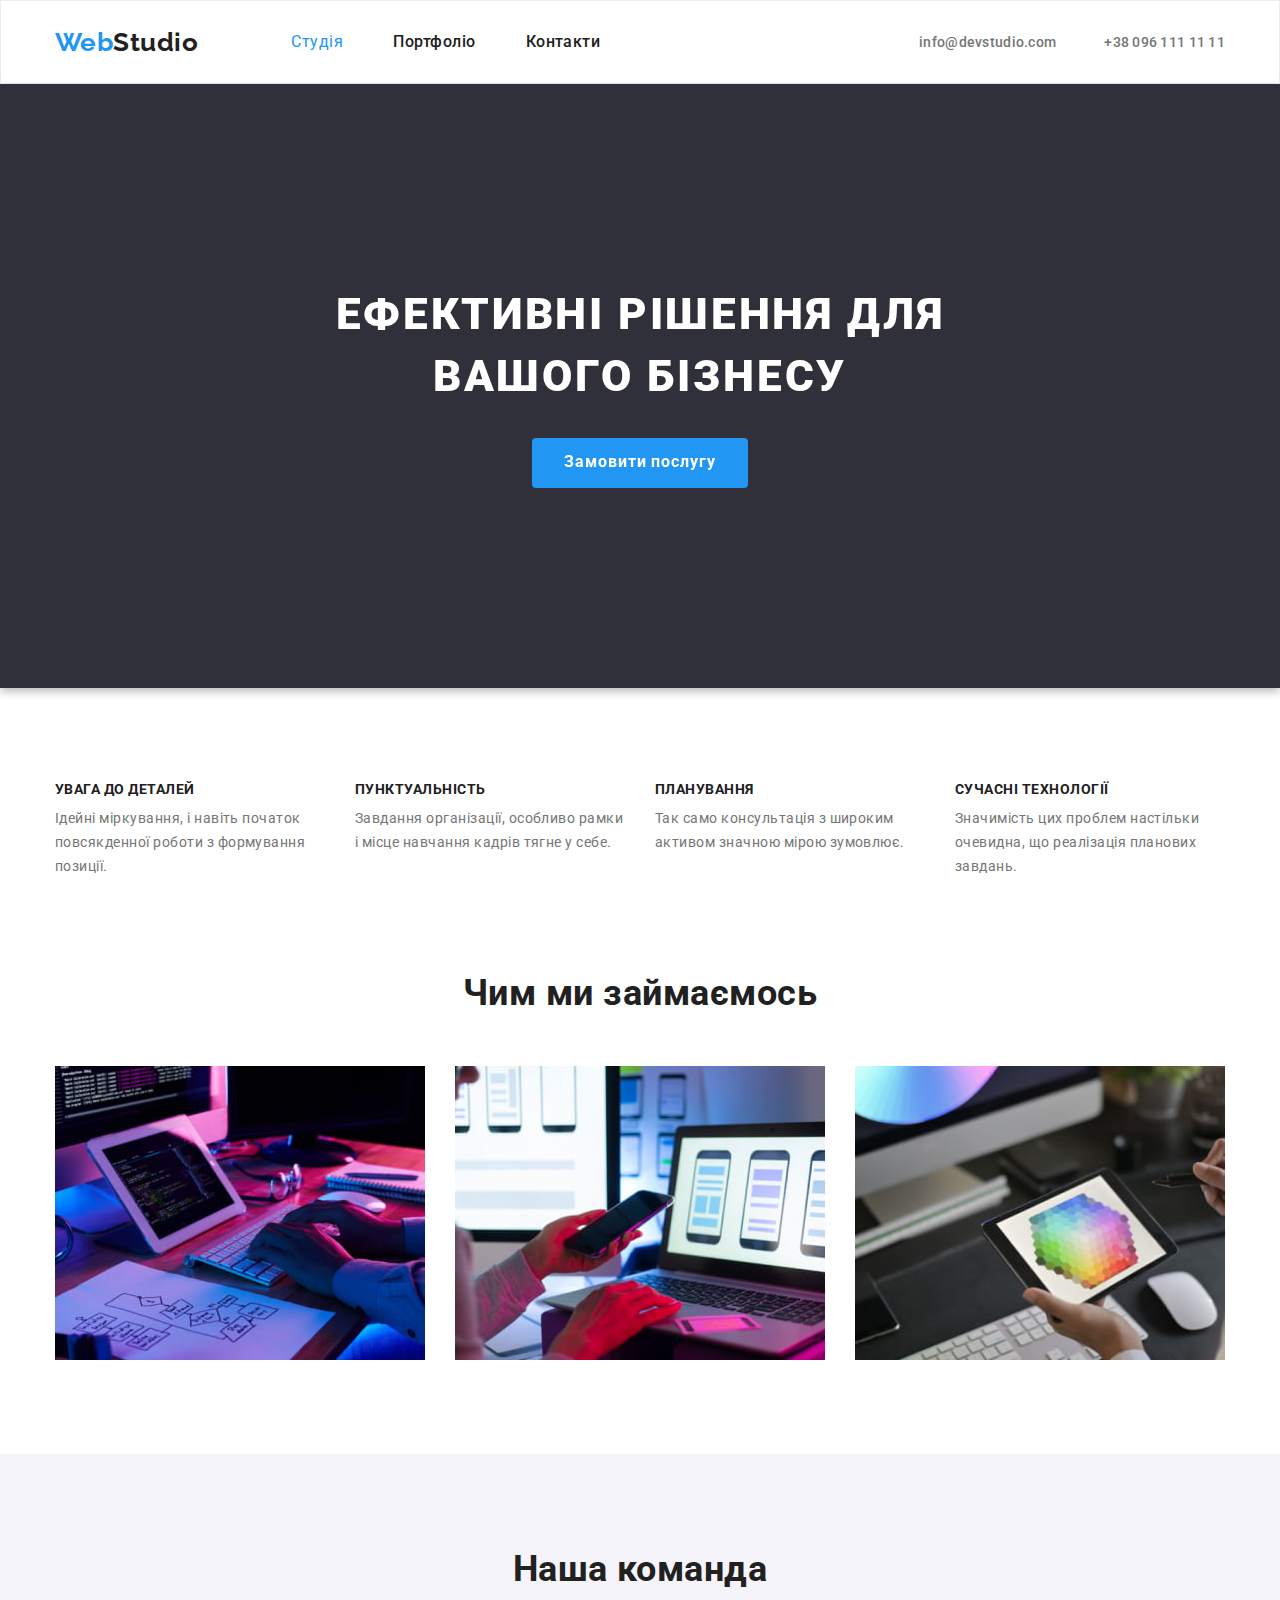
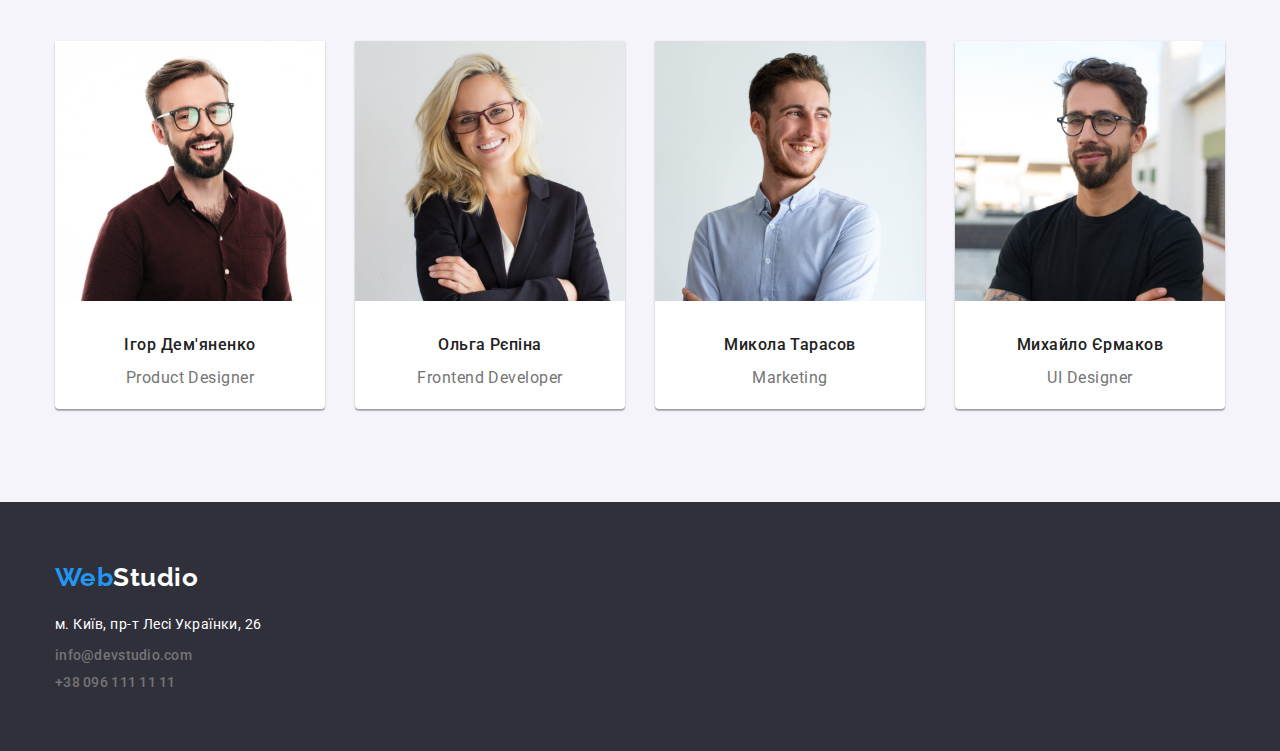
<file: index.html>
<!DOCTYPE html>
<html lang="uk">

<head>
  <meta charset="UTF-8" />
  <meta http-equiv="X-UA-Compatible" content="IE=edge" />
  <meta name="viewport" content="width=device-width, initial-scale=1.0" />
  <title>Студія</title>


  <!-- шрифти -->

  <link rel="preconnect" href="https://fonts.googleapis.com">
  <link rel="preconnect" href="https://fonts.gstatic.com" crossorigin>
  <link href="https://fonts.googleapis.com/css2?family=Raleway:wght@700&family=Roboto:wght@400;500;700;900&display=swap"
    rel="stylesheet">


  <!-- стилі -->
  <link rel="stylesheet"
    href="https://cdnjs.cloudflare.com/ajax/libs/modern-normalize/1.0.0/modern-normalize.min.css" />
  <link rel="stylesheet" href="./css/styles.css">
</head>

<body>


  <!-- шапка сторінки -->
  <header class="header">
    <div class="header-container">
      <a class="header-logo" href="./index.html"><span class="logo-beginning">Web</span>Studio</a>
      <nav class="header-nav">
        <ul class="header-nav-list">
          <li>
            <a class="list-current-page-item" href="./index.html">Студія</a>
          </li>
          <li>
            <a class="list-item" href="./portfolio.html">Портфоліо</a>
          </li>
          <li>
            <a class="list-item" href="#">Контакти</a>
          </li>
        </ul>
      </nav>
      <ul class="header-contacts-list">
        <li class="mail">
          <a class="email-link" href="mailto:info@devstudio.com">info@devstudio.com</a>
        </li>
        <li>
          <a class="tel-link" href="tel:+380961111111">+38 096 111 11 11</a>
        </li>
      </ul>
    </div>
  </header>


  <!-- герой -->
  <main>
    <section class="hero-section">
      <div class="hero-container">
        <h1 class="slogan">Ефективні рішення для <br> вашого бізнесу</h1>
        <button class="btn" type="button">Замовити послугу</button>
      </div>
    </section>

    <!-- переваги -->
    <section class="features">
      <div class="feature-container">
        <h2 class="visually-hidden">Наші особливості</h2>
        <ul class="features-list">
          <li class="feature-item">
            <h3>Увага до деталей</h3>
            <p class="feature-description">
              Ідейні міркування, і навіть початок повсякденної роботи з
              формування позиції.
            </p>
          </li>
          <li class="feature-item">
            <h3>Пунктуальність</h3>
            <p class="feature-description">
              Завдання організації, особливо рамки і місце навчання кадрів тягне
              у себе.
            </p>
          </li>
          <li class="feature-item">
            <h3>Планування</h3>
            <p class="feature-description">
              Так само консультація з широким активом значною мірою зумовлює.
            </p>
          </li>
          <li class="feature-item">
            <h3>Сучасні технології</h3>
            <p class="feature-description">
              Значимість цих проблем настільки очевидна, що реалізація планових
              завдань.
            </p>
          </li>
        </ul>
      </div>
    </section>

    <!-- що ми робимо -->
    <section class="activity">
      <div class="activity-container">
        <h2>Чим ми займаємось</h2>
        <ul class="activity-list">
          <li class="activity-item">
            <img class="img" src="./images/about/box-1.jpeg" alt="Здійснення розмітки вебсторінок на компʼютері"
              width="370" height="294" />
          </li>
          <li class="activity-item">
            <img class="img" src="./images/about/box-2.jpeg" alt="Адаптація вебсторінок під різні пристрої" width="370"
              height="294" />
          </li>
          <li class="activity-item">
            <img class="img" src="./images/about/box-3.jpeg" alt="Стилізація вебсторінок" width="370" height="294" />
          </li>
        </ul>
      </div>
    </section>

    <!-- наша команда -->
    <section class="section-team">
      <div class="team-container">
        <h2 class="team-title">Наша команда</h2>
        <ul class="team-list">
          <li class="team-card">
            <img class="img" src="./images/team/img-1.jpeg" alt="Фотографія продуктдизайнера" width="270"
              height="260" />
            <div class="card-title">
              <h3 class="employee-name">Ігор Дем'яненко</h3>
              <p lang="en" class="employee-position">Product Designer</p>
            </div>
          </li>
          <li class="team-card">
            <img class="img" src="./images/team/img-2.jpeg" alt="Фотографія розробника" width="270" height="260" />
            <div class="card-title">
              <h3 class="employee-name">Ольга Рєпіна</h3>
              <p lang="en" class="employee-position">Frontend Developer</p>
            </div>
          </li>
          <li class="team-card">
            <img class="img" src="./images/team/img-3.jpeg" alt="Фотографія маркетолога" width="270" height="260" />
            <div class="card-title">
              <h3 class="employee-name">Микола Тарасов</h3>
              <p lang="en" class="employee-position">Marketing</p>
            </div>
          </li>
          <li class="team-card">
            <img class="img" src="./images/team/img-4.jpeg" alt="Фотографія вебдизайнера" width="270" height="260" />
            <div class="card-title">
              <h3 class="employee-name">Михайло Єрмаков</h3>
              <p lang="en" class="employee-position">UI Designer</p>
            </div>
          </li>
        </ul>
      </div>
    </section>

  </main>


  <!-- підвал сторінки -->
  <footer class="footer">
    <div class="footer-container">
      <a class="footer-logo" href="./index.html"><span class="logo-beginning">Web</span>Studio</a>
      <address>
        <ul>
          <li class="address-list-item">
            <a class="address-link" href="https://goo.gl/maps/CPtrU1FHBa2aNyZL9" target="_blank"
              rel="noopener noreferrer nofollow">м. Київ,
              пр-т Лесі Українки, 26</a>
          </li>
          <li class="address-list-item">
            <a class="email-link" href="mailto:info@devstudio.com">info@devstudio.com</a>
          </li>
          <li>
            <a class="tel-link" href="tel:+380961111111">+38 096 111 11 11</a>
          </li>
        </ul>
      </address>
    </div>
  </footer>
</body>

</html>
</file>
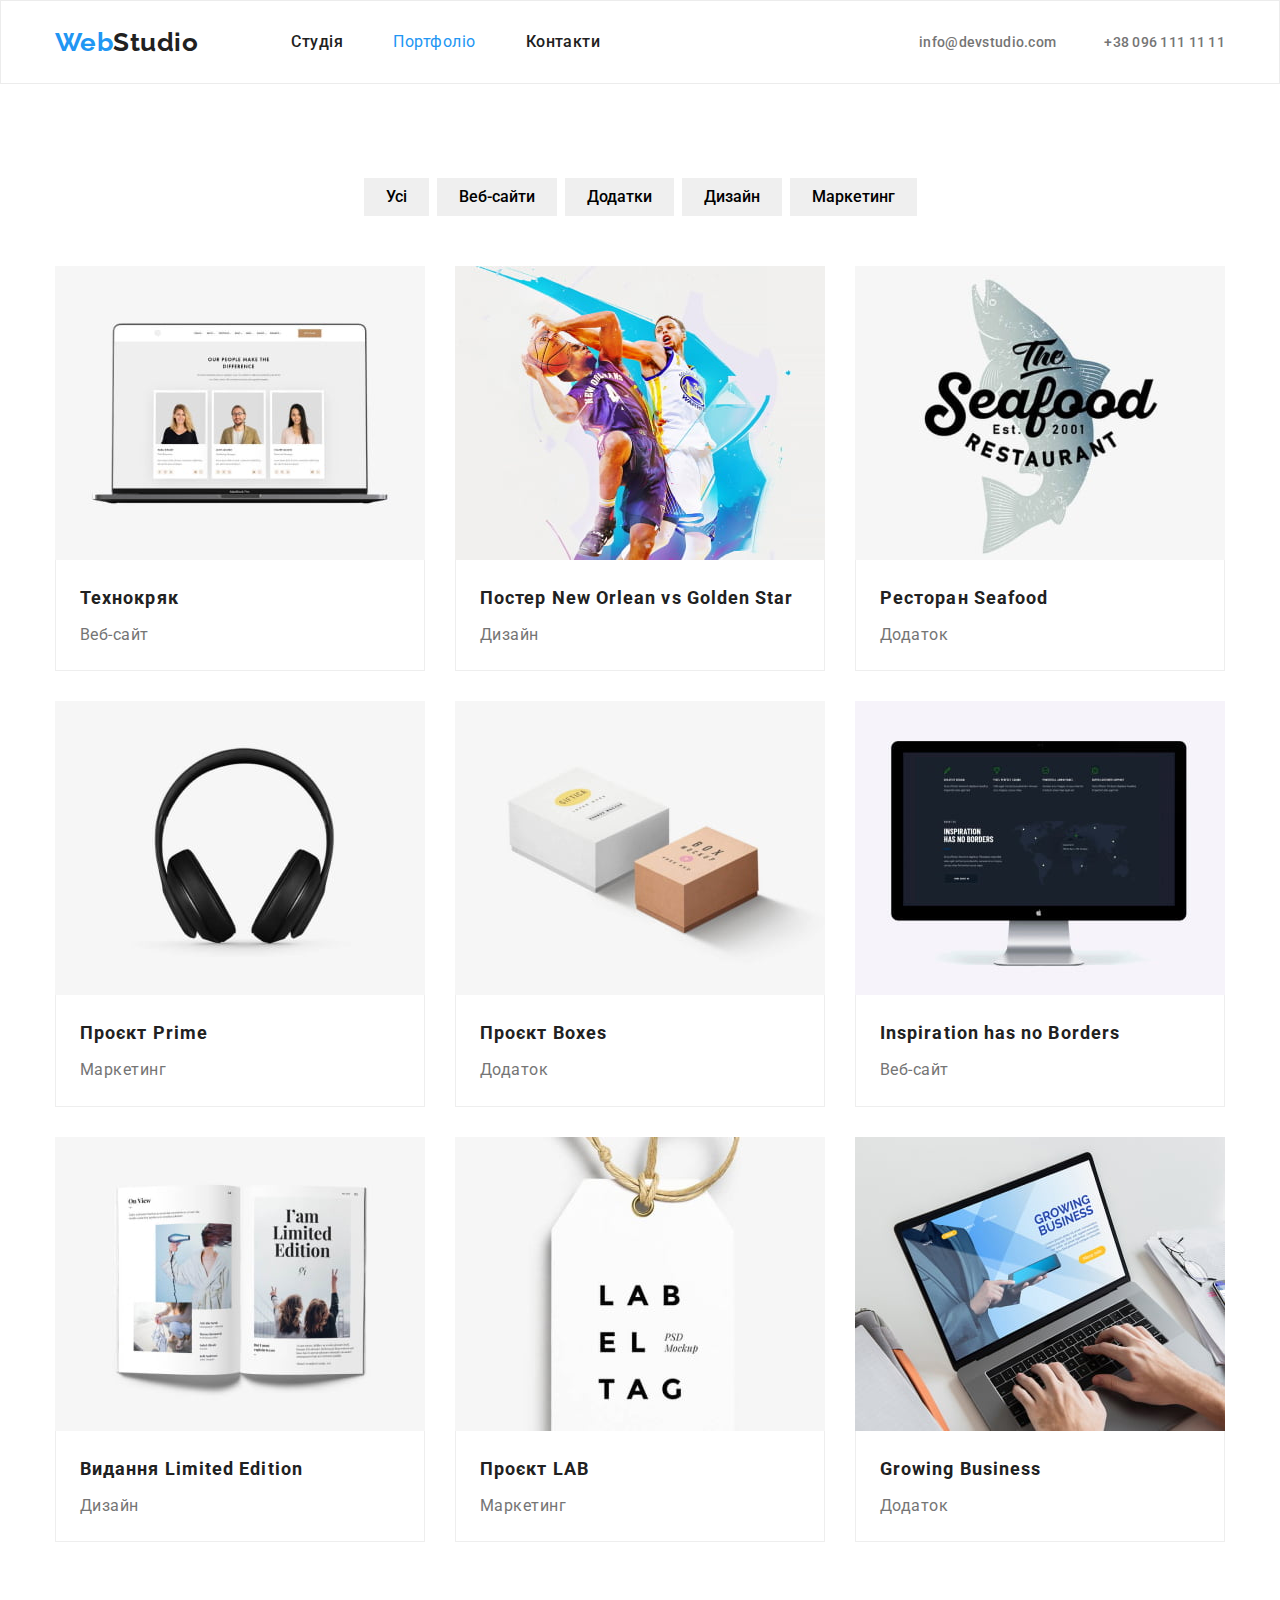
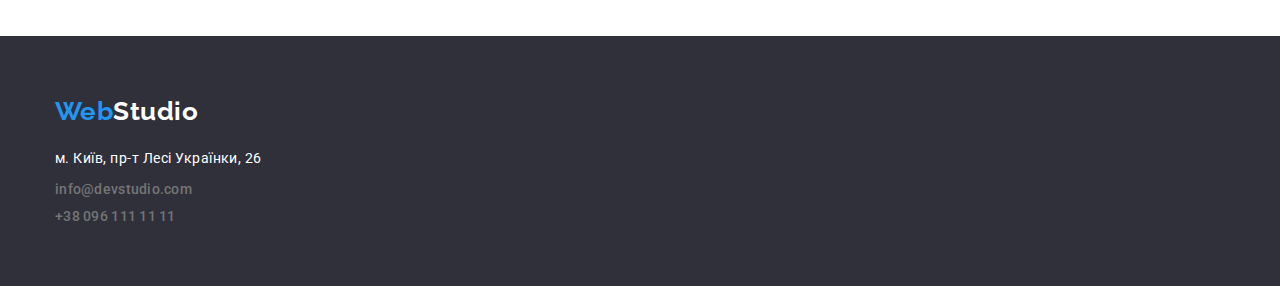
<file: portfolio.html>
<!DOCTYPE html>
<html lang="uk">

<head>
    <meta charset="UTF-8">
    <meta http-equiv="X-UA-Compatible" content="IE=edge">
    <meta name="viewport" content="width=device-width, initial-scale=1.0">
    <title>Портфоліо</title>

    <!-- шрифти -->

    <link rel="preconnect" href="https://fonts.googleapis.com">
    <link rel="preconnect" href="https://fonts.gstatic.com" crossorigin>
    <link
        href="https://fonts.googleapis.com/css2?family=Raleway:wght@700&family=Roboto:wght@400;500;700;900&display=swap"
        rel="stylesheet">


    <!-- стилі -->
    <link rel="stylesheet"
        href="https://cdnjs.cloudflare.com/ajax/libs/modern-normalize/1.0.0/modern-normalize.min.css" />
    <link rel="stylesheet" href="./css/styles.css">
</head>

<body>


    <!-- шапка сторінки -->
    <header class="header">
        <div class="header-container">
            <a class="header-logo" href="./index.html"><span class="logo-beginning">Web</span>Studio</a>
            <nav class="header-nav">
                <ul class="header-nav-list">
                    <li>
                        <a class="list-item" href="./index.html">Студія</a>
                    </li>
                    <li>
                        <a class="list-current-page-item" href="./portfolio.html">Портфоліо</a>
                    </li>
                    <li>
                        <a class="list-item" href="#">Контакти</a>
                    </li>
                </ul>
            </nav>
            <ul class="header-contacts-list">
                <li class="mail">
                    <a class="email-link" href="mailto:info@devstudio.com">info@devstudio.com</a>
                </li>
                <li>
                    <a class="tel-link" href="tel:+380961111111">+38 096 111 11 11</a>
                </li>
            </ul>
        </div>
    </header>

    <!-- головний зміст сторінки -->
    <main>
        <section class="projects">
            <div class="portfolio-container">
                <div>
                    <h1 class="visually-hidden">Портфоліо</h1>
                    <ul class="filters-list">
                        <li class="filter-item"><button class="btn" type="button">Усі</button></li>
                        <li class="filter-item"><button class="btn" type="button">Веб-сайти</button></li>
                        <li class="filter-item"><button class="btn" type="button">Додатки</button></li>
                        <li class="filter-item"><button class="btn" type="button">Дизайн</button></li>
                        <li class="filter-item"><button class="btn" type="button">Маркетинг</button></li>
                    </ul>

                    <ul class="project-list">
                        <li class="project-card">
                            <img class="img" src="./images/portfolio/img-1.jpeg" alt="Зовнішній вигляд сайту"
                                width="370" height="294" />
                            <div class="project-description">
                                <h3 class="project-title">Технокряк</h3>
                                <p class="project-type">Веб-сайт</p>
                            </div>
                        </li>
                        <li class="project-card">
                            <img class="img" src="./images/portfolio/img-2.jpeg" alt="Постер гри баскетбольних команд"
                                width="370" height="294" />
                            <div class="project-description">
                                <h3 class="project-title">Постер New Orlean vs Golden Star</h3>
                                <p class="project-type">Дизайн</p>
                            </div>
                        </li>
                        <li class="project-card">
                            <img class="img" src="./images/portfolio/img-3.jpeg" alt="Емблема ресторана морепродуктів"
                                width="370" height="294" />
                            <div class="project-description">
                                <h3 class="project-title">Ресторан Seafood</h3>
                                <p class="project-type">Додаток</p>
                            </div>
                        </li>
                        <li class="project-card">
                            <img class="img" src="./images/portfolio/img-4.jpeg" alt="Реклама навушників" width="370"
                                height="294" />
                            <div class="project-description">
                                <h3 class="project-title">Проєкт Prime</h3>
                                <p class="project-type">Маркетинг</p>
                            </div>
                        </li>
                        <li class="project-card">
                            <img class="img" src="./images/portfolio/img-5.jpeg"
                                alt="Емблема додатку: дві коробки різного розміру" width="370" height="294" />
                            <div class="project-description">
                                <h3 class="project-title">Проєкт Boxes</h3>
                                <p class="project-type">Додаток</p>
                            </div>
                        </li>
                        <li class="project-card">
                            <img class="img" src="./images/portfolio/img-6.jpeg"
                                alt="Монітор, на якому зображено сайт, що долає кордони" width="370" height="294" />
                            <div class="project-description">
                                <h3 class="project-title">Inspiration has no Borders</h3>
                                <p class="project-type">Веб-сайт</p>
                            </div>
                        </li>
                        <li class="project-card">
                            <img class="img" src="./images/portfolio/img-7.jpeg"
                                alt="Розгорнута книга як емблема видавництва" width="370" height="294" />
                            <div class="project-description">
                                <h3 class="project-title">Видання Limited Edition</h3>
                                <p class="project-type">Дизайн</p>
                            </div>
                        </li>
                        <li class="project-card">
                            <img class="img" src="./images/portfolio/img-8.jpeg"
                                alt="Паперова бірка, яка вказує на бренд" width="370" height="294" />
                            <div class="project-description">
                                <h3 class="project-title">Проєкт LAB</h3>
                                <p class="project-type">Маркетинг</p>
                            </div>
                        </li>
                        <li class="project-card">
                            <img class="img" src="./images/portfolio/img-9.jpeg" alt="Лептоп із емблемою додатку"
                                width="370" height="294" />
                            <div class="project-description">
                                <h3 class="project-title">Growing Business</h3>
                                <p class="project-type">Додаток</p>
                            </div>
                        </li>
                    </ul>
                </div>
            </div>
        </section>
    </main>

    <!-- підвал сторінки -->
    <footer class="footer">
        <div class="footer-container">
            <a class="footer-logo" href="./index.html"><span class="logo-beginning">Web</span>Studio</a>
            <address>
                <ul>
                    <li class="address-list-item">
                        <a class="address-link" href="https://goo.gl/maps/CPtrU1FHBa2aNyZL9" target="_blank"
                            rel="noopener noreferrer nofollow">м. Київ,
                            пр-т Лесі Українки, 26</a>
                    </li>
                    <li class="address-list-item">
                        <a class="email-link" href="mailto:info@devstudio.com">info@devstudio.com</a>
                    </li>
                    <li>
                        <a class="tel-link" href="tel:+380961111111">+38 096 111 11 11</a>
                    </li>
                </ul>
            </address>
        </div>
    </footer>
</body>

</html>
</file>
<file: css/styles.css>
:root {
  --main-font: "Roboto", "sans-serif";
  --secondary-font: "Raleway", "sans-serif";
  --primary-text-color: #757575;
  --secondary-text-color: #ffffff;
  --primary-title-color: #212121;
  --accent-color: #2196f3;
  --primary-bg-color: #ffffff;
  --primary-hover-color: #f5f4fa;
  --alternative-bg-color: #2f303a;
  --section-bg-color: #f5f4fa;
}

body {
  font-family: var(--main-font);
  color: var(--main-txt-color);
  background-color: var(--primary-bg-color);
  font-style: normal;
  letter-spacing: 0.03em;
}

h2,
h3 {
  color: var(--primary-title-color);
  font-weight: 700;
  margin: 0;
}

h2 {
  font-size: 36px;
  line-height: 1.2;
  text-align: center;
}

h3 {
  font-size: 14px;
  line-height: 1.1;
  text-align: left;
}

li {
  list-style: none;
}

ul {
  padding-left: 0;
  margin: 0;
}

a {
  text-decoration: none;
}

/* .container {
  width: 1200px;
  padding-right: 15px;
  padding-left: 15px;
  margin-left: auto;
  margin-right: auto;
} */

/* шапка сторінки */
.header {
  border: 1px solid #ececec;
}

.header-container {
  width: 1200px;
  padding-right: 15px;
  padding-left: 15px;
  display: flex;
  align-items: center;
  margin-left: auto;
  margin-right: auto;
}

.header-nav {
  margin-right: auto;
}

.header-nav-list,
.header-contacts-list {
  display: flex;
}

.header-nav-list {
  gap: 50px;
}

.list-current-page-item,
.list-item {
  padding-top: 32px;
  padding-bottom: 32px;
  display: inline-block;
}

.header .email-link,
.header .tel-link {
  padding-top: 32px;
  padding-bottom: 32px;
  display: inline-block;
}

.header-logo {
  align-items: center;
  margin-right: 93px;
  padding-top: 25px;
  padding-bottom: 25px;
}

.header-logo {
  color: var(--primary-title-color);
  font-family: Raleway, sans-serif;
  font-weight: 700;
  font-size: 26px;
  line-height: 1.2;
}

.logo-beginning {
  color: var(--accent-color);
}

.header-nav .list-item {
  color: var(--primary-title-color);
  font-weight: 500;
}

.list-current-page-item {
  color: var(--accent-color);
}

.list-item:hover,
.list-item:focus {
  color: var(--accent-color);
}

.mail {
  margin-right: 48px;
}

.email-link,
.tel-link {
  font-weight: 500;
  font-size: 14px;
  line-height: 1.1;
  letter-spacing: 0.02em;
  color: var(--primary-text-color);
}

.email-link:hover,
.tel-link:hover,
.email-link:focus,
.tel-link:focus {
  color: var(--accent-color);
}

/* герой */
.hero-section {
  padding-top: 200px;
  padding-bottom: 200px;
  filter: drop-shadow(0px 4px 4px rgba(0, 0, 0, 0.25));
  background-color: var(--alternative-bg-color);
}

.hero-container {
  width: 1200px;
  padding-right: 15px;
  padding-left: 15px;
  margin-left: auto;
  margin-right: auto;
}

.hero-container > .slogan {
  display: block;
  margin-top: 0;
  margin-right: auto;
  margin-left: auto;
  margin-bottom: 30px;
  color: var(--primary-bg-color);
  font-weight: 900;
  font-size: 44px;
  text-align: center;
  line-height: 1.4;
  text-transform: uppercase;
  letter-spacing: 0.06em;
}

.hero-container > .btn {
  display: block;
  width: 216px;
  height: 50px;
  margin: auto;
  color: var(--primary-bg-color);
  background-color: var(--accent-color);
  text-align: center;
  font-size: 16px;
  font-weight: 700;
  line-height: 1.9;
  letter-spacing: 0.06em;
  border-radius: 4px;
  border: none;
}

.hero-container > .btn:hover {
  background: #188ce8;
}

/* переваги */
.features {
  padding-top: 94px;
}

.feature-container {
  width: 1200px;
  padding-right: 15px;
  padding-left: 15px;
  margin-left: auto;
  margin-right: auto;
  display: flex;
}

.visually-hidden {
  position: absolute;
  width: 1px;
  height: 1px;
  margin: -1px;
  border: 0;
  padding: 0;
  white-space: nowrap;
  clip-path: inset(100%);
  clip: rect(0 0 0 0);
  overflow: hidden;
}

.features-list {
  display: flex;
  margin: auto;
  gap: 30px;
}

.feature-item {
  width: 270px;
}

.feature-item > h3 {
  text-transform: uppercase;
}

.feature-description {
  font-weight: 400;
  font-size: 14px;
  line-height: 1.7;
  color: var(--primary-text-color);
}

.feature-description {
  margin-top: 10px;
  margin-bottom: 0;
}

/* що ми робимо */
.activity {
  padding-top: 94px;
  padding-bottom: 94px;
}

.activity-container {
  width: 1200px;
  padding-right: 15px;
  padding-left: 15px;
  margin-left: auto;
  margin-right: auto;
}

.activity-container h2 {
  margin-top: 0;
  margin-bottom: 50px;
}

.activity-list {
  display: flex;
  flex-wrap: wrap;
  gap: 30px;
  margin-right: auto;
  margin-left: auto;
}

.activity-item {
  flex-basis: calc((100% - 60px) / 3);
}

/* наша команда */
.section-team {
  height: 648px;
  padding-top: 94px;
  padding-bottom: 94px;
  background-color: var(--section-bg-color);
}

.team-container {
  width: 1200px;
  padding-right: 15px;
  padding-left: 15px;
  margin-left: auto;
  margin-right: auto;
}

.team-title {
  margin-right: auto;
  margin-left: auto;
}

.team-list {
  display: flex;
  gap: 30px;
  margin: 0;
  margin-top: 50px;
  margin-left: auto;
  margin-right: auto;
}

.team-card {
  height: 368px;
  flex-basis: calc((100% - 90px) / 4);
  background-color: var(--primary-bg-color);
  box-shadow: 0px 1px 3px rgba(0, 0, 0, 0.12), 0px 1px 1px rgba(0, 0, 0, 0.14),
    0px 2px 1px rgba(0, 0, 0, 0.2);
  border-radius: 0px 0px 4px 4px;
}

.img {
  display: block;
  max-width: 100%;
  height: auto;
}

.card-title {
  padding: 30px;
}

.employee-name {
  color: var(--primary-title-color);
  font-weight: 500;
  font-size: 16px;
  line-height: 1.7;
  letter-spacing: 0.03em;
  text-align: center;
}

.employee-position {
  color: var(--primary-text-color);
  font-size: 16px;
  font-weight: 400;
  line-height: 1.2;
  letter-spacing: 0.03em;
  text-align: center;
  margin: 0;
  margin-top: 10px;
}

/* портфоліо */
.projects {
  padding-top: 94px;
  padding-bottom: 94px;
}

.portfolio-container {
  width: 1200px;
  padding-right: 15px;
  padding-left: 15px;
  margin-left: auto;
  margin-right: auto;
  display: flex;
}

.filters-list {
  justify-content: center;
  display: flex;
  /* align-items: center; */
  margin-right: auto;
  margin-left: auto;
  margin-bottom: 50px;
  gap: 8px;
  /* padding-right: 15px;
  padding-left: 15px;
  width: 1200px; */
}

.project-list {
  /* width: 1200px;
  padding-right: 15px;
  padding-left: 15px; */
  margin-left: auto;
  margin-right: auto;
}

.project-list {
  display: flex;
  flex-wrap: wrap;
  gap: 30px;
  margin: 0;
}

.project-card {
  flex-basis: calc((100% - 60px) / 3);
  /* border: 1px solid #eeeeee; */
}

.project-description {
  padding: 20px 24px;
  border-right: 1px solid #eeeeee;
  border-left: 1px solid #eeeeee;
  border-bottom: 1px solid #eeeeee;
}

.project-title {
  margin-bottom: 4px;
}

.project-title,
.project-type {
  text-align: left;
}

.filters-list .btn {
  font-family: Roboto;
  font-weight: 500;
  font-size: 16px;
  line-height: 1.6;
  text-align: center;
  padding: 6px 22px;
  border: none;
}

.filters-list .btn:hover,
.filters-list .btn:focus {
  color: var(--primary-hover-color);
  background-color: var(--accent-color);
  box-shadow: 0px 3px 1px rgba(0, 0, 0, 0.1), 0px 1px 2px rgba(0, 0, 0, 0.08),
    0px 2px 2px rgba(0, 0, 0, 0.12);
  border-radius: 4px;
}

.project-title {
  font-size: 18px;
  line-height: 2;
  letter-spacing: 0.06em;
}

.project-type {
  color: var(--primary-text-color);
  font-weight: 400;
  font-size: 16px;
  line-height: 1.9;
  margin: 0;
}

.btn {
  cursor: pointer;
}

/* футер */

.footer {
  padding-top: 60px;
  padding-bottom: 60px;
  background-color: var(--alternative-bg-color);
}

.footer-container {
  width: 1200px;
  padding-right: 15px;
  padding-left: 15px;
  margin-left: auto;
  margin-right: auto;
  /* display: flex;
  align-items: flex-start;
  margin-left: auto;
  margin-right: auto;
  flex-direction: column; */
}

.footer-logo {
  font-family: "Raleway";
  font-weight: 700;
  font-size: 26px;
  line-height: 1.2;
  color: var(--secondary-text-color);
}

.footer .address-link {
  margin-bottom: 9px;
  font-weight: 400;
  font-size: 14px;
  line-height: 1.7;
  color: var(--secondary-text-color);
}

address {
  font-style: normal;
  margin-top: 20px;
}

.address-list-item {
  margin-bottom: 9px;
}
</file>
